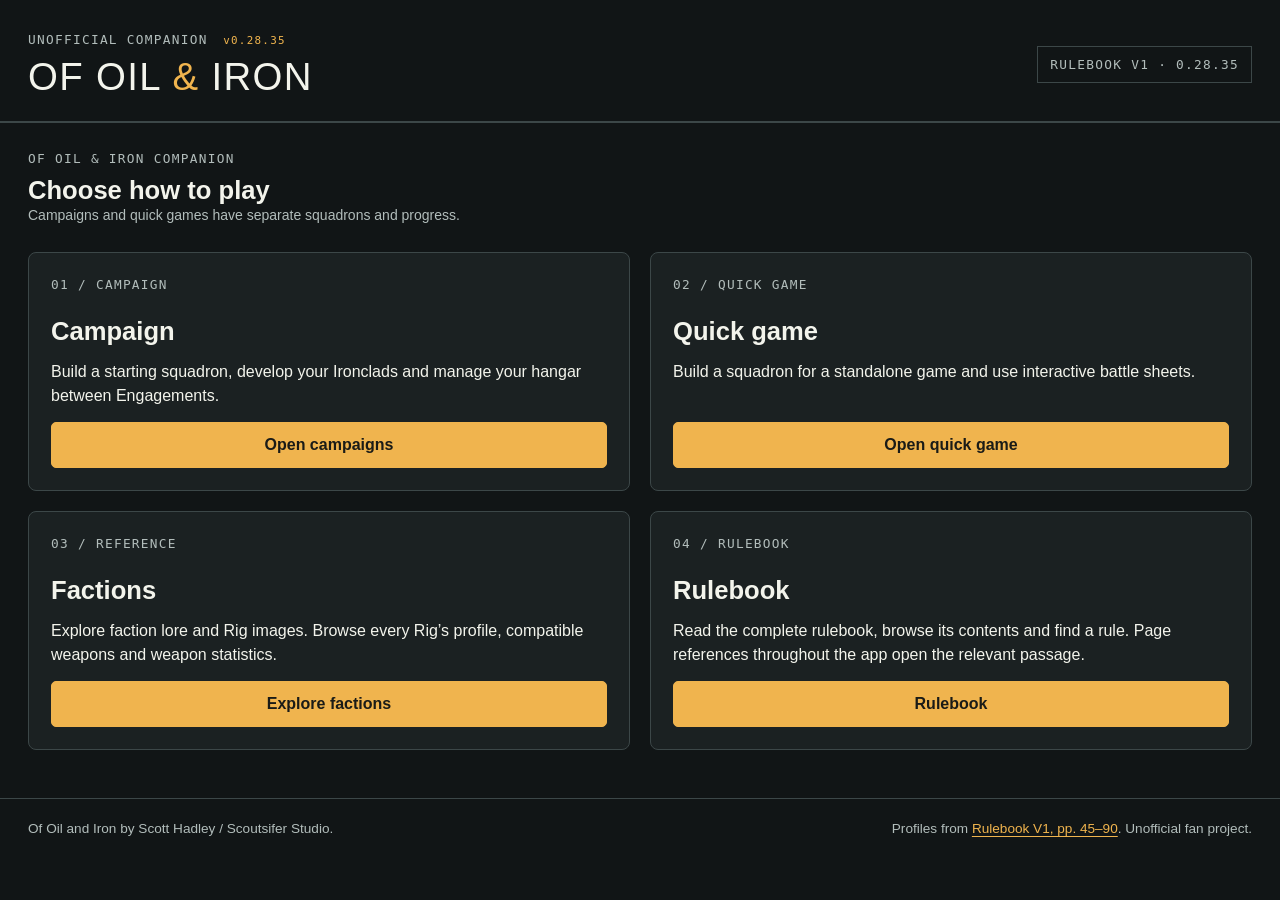
<file: index.html>
<!doctype html>
<html lang="en">
<head>
  <meta charset="utf-8">
  <meta name="viewport" content="width=device-width, initial-scale=1, viewport-fit=cover">
  <meta name="theme-color" content="#15191a">
  <meta name="description" content="Unofficial companion for building squadrons and using interactive Of Oil and Iron rig sheets.">
  <title>Of Oil & Iron · Companion</title>
  <link rel="icon" type="image/png" sizes="1254x1254" href="icons/app-icon.png">
  <link rel="apple-touch-icon" href="icons/app-icon.png">
  <link rel="manifest" href="manifest.webmanifest">
  <meta name="apple-mobile-web-app-capable" content="yes">
  <meta name="apple-mobile-web-app-title" content="Oil &amp; Iron">
  <meta name="apple-mobile-web-app-status-bar-style" content="default">
  <link rel="stylesheet" href="style.css?v=0.28.35">
  <script src="lore.js?v=0.28.35" defer></script>
  <script src="vendor/pdf-lib.min.js" defer></script>
  <script src="rig-pdf.js?v=0.28.35" defer></script>
  <script src="app.js?v=0.28.35" defer></script>
  <link rel="stylesheet" href="roster-generator.css?v=0.28.35">
  <script src="roster-engine.js?v=0.28.35" defer></script>
  <script src="roster-generator.js?v=0.28.35" defer></script>
  <link rel="stylesheet" href="intro.css?v=0.28.35">
  <script src="intro.js?v=0.28.35" defer></script>
  <link rel="stylesheet" href="rulebook.css?v=0.28.35">
  <script src="rulebook/rulebook-data.js?v=0.28.35" defer></script>
  <script src="rulebook.js?v=0.28.35" defer></script>
</head>
<body>
  <header class="masthead">
    <div><span class="eyebrow">UNOFFICIAL COMPANION <span class="app-version">v0.28.35</span></span><h1>OF OIL <span>&</span> IRON</h1></div>
    <span class="version">RULEBOOK V1 · 0.28.35</span>
  </header>
  <nav class="tabs" aria-label="Mode">
    <button id="build-tab" class="active" data-action="view" data-value="build">01 <span>Build squadron</span></button>
    <button id="battle-tab" data-action="view" data-value="battle">02 <span>Battle sheets</span></button>
    <button id="campaign-tab" hidden data-action="view" data-value="campaign">03 <span>Campaign</span></button>
  </nav>
  <main id="app"></main>
  <footer><span>Of Oil and Iron by Scott Hadley / Scoutsifer Studio.</span><span>Profiles from Rulebook V1, pp. 45–90. Unofficial fan project.</span></footer>
  <div id="notice" role="status" aria-live="polite"></div>
  <noscript>Enable JavaScript in your browser to use the companion.</noscript>
</body>
</html>
</file>
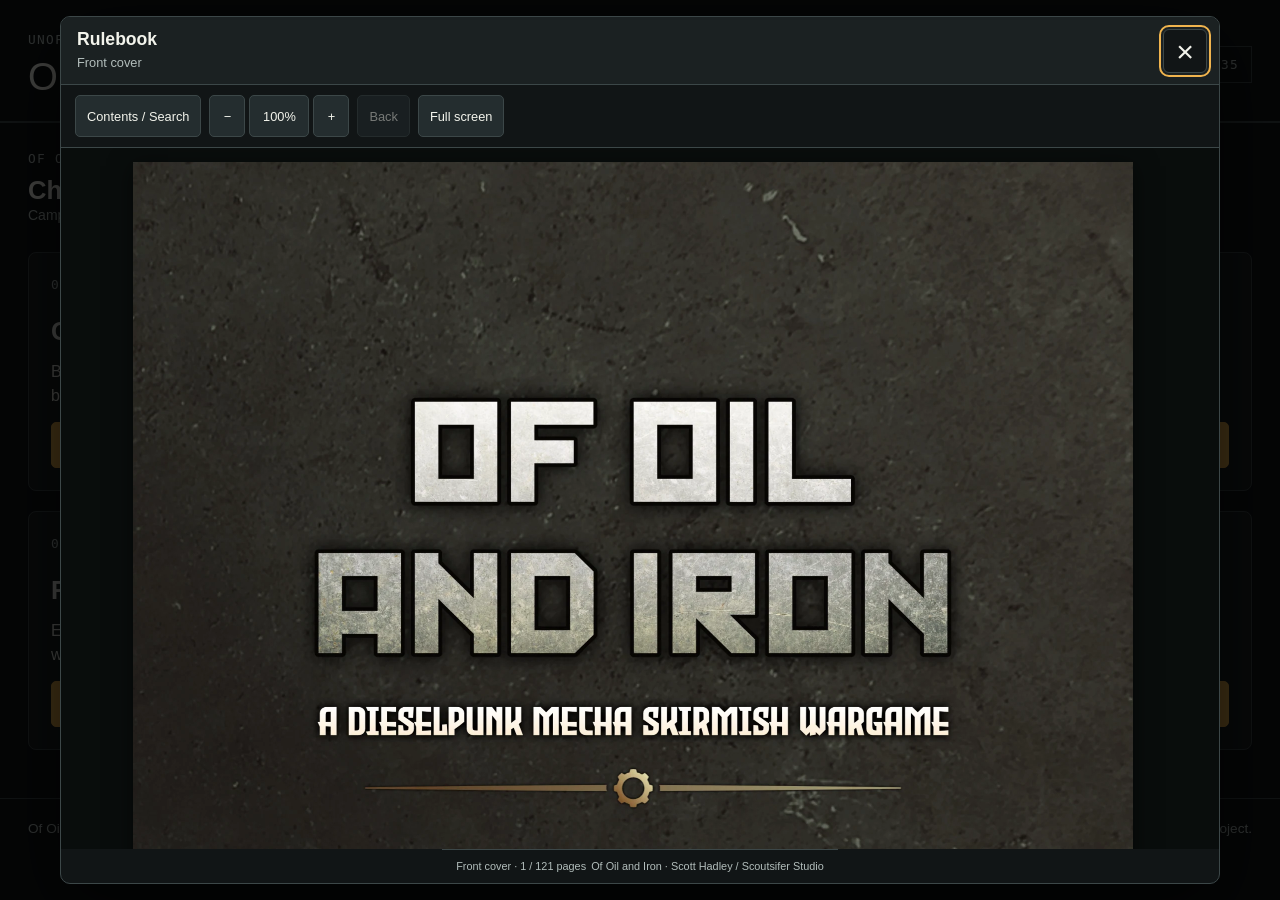
<file: rulebook-pdf.html>
<!doctype html>
<html lang="en"><head><meta charset="utf-8"><meta name="viewport" content="width=device-width,initial-scale=1"><meta name="theme-color" content="#15191a"><title>Read Rulebook · Of Oil &amp; Iron</title><meta http-equiv="refresh" content="0;url=index.html?rulebook=1"><script>location.replace('index.html?rulebook=1'+location.hash);</script></head><body><p><a href="index.html?rulebook=1">Read the complete Rulebook</a></p></body></html>
</file>
<file: style.css>
:root{color-scheme:dark;--bg:#111516;--panel:#1b2122;--raised:#242d2f;--line:#3c4748;--muted:#b2bdbb;--text:#f3f4ec;--accent:#f0b44e;--danger:#ff9185;--good:#9edac2;font-family:Segoe UI,Arial,sans-serif;font-size:16px;line-height:1.5}
*{box-sizing:border-box}body{margin:0;background:var(--bg);color:var(--text)}button,input,select,textarea{font:inherit}button{cursor:pointer}button,input,select,textarea{border:1px solid var(--line);border-radius:5px;background:var(--raised);color:var(--text);min-height:46px;padding:10px 13px}button:hover{border-color:var(--accent);background:#343b38}button:disabled{opacity:.45;cursor:not-allowed}button:focus-visible,input:focus-visible,select:focus-visible,textarea:focus-visible,summary:focus-visible{outline:3px solid var(--accent);outline-offset:3px}input,select,textarea{width:100%}input[type=checkbox]{width:20px;min-height:20px;height:20px;accent-color:var(--accent);flex-shrink:0}h1,h2,h3,p{margin:0}h2{font-size:1.6rem;line-height:1.2}h3{font-size:1.15rem}h1{font-family:Impact,'Arial Narrow',sans-serif;font-weight:500;font-size:2.4rem;letter-spacing:.035em;line-height:1.1}h1 span{color:var(--accent)}.masthead{max-width:1440px;margin:auto;padding:30px 28px 22px;display:flex;justify-content:space-between;align-items:center;gap:20px}.eyebrow,.version{font-family:Consolas,monospace;font-size:.8rem;color:var(--muted);letter-spacing:.1em}.eyebrow{display:block;margin-bottom:7px}.version{border:1px solid var(--line);padding:8px 12px}.tabs{display:flex;border-top:1px solid var(--line);border-bottom:1px solid var(--line);padding:0 max(20px,calc((100vw - 1384px)/2));gap:5px}.tabs button{border:0;border-radius:0;background:transparent;color:var(--muted);padding:17px 20px}.tabs button.active{box-shadow:inset 0 -3px var(--accent);color:var(--accent)}.tabs button span{margin-left:10px;font-weight:600}main{max-width:1440px;margin:0 auto;padding:26px 28px 48px;min-height:65vh}footer{max-width:1440px;padding:20px 28px;margin:auto;border-top:1px solid var(--line);font-size:.85rem;color:var(--muted);display:flex;justify-content:space-between;gap:20px;flex-wrap:wrap}.toolbar,.row{display:flex;gap:12px;align-items:center;flex-wrap:wrap}.toolbar{justify-content:space-between;margin-bottom:26px}.toolbar input{max-width:360px}.small{font-size:.875rem;color:var(--muted)}.muted{color:var(--muted)}.primary{background:var(--accent);color:#1a1b17;border-color:var(--accent);font-weight:700}.primary:hover{background:#ffd085;color:#111}.danger{color:var(--danger)}.good{color:var(--good)}.badge{font-family:Consolas,monospace;padding:3px 8px;border:1px solid var(--line);border-radius:3px;font-size:.85rem;white-space:nowrap}.section-top{display:flex;justify-content:space-between;align-items:center;gap:12px;margin-bottom:16px}.build-layout{display:grid;grid-template-columns:minmax(0,1.65fr) minmax(310px,1fr);gap:24px;align-items:start}.panel{background:var(--panel);border:1px solid var(--line);border-radius:8px;padding:22px}.factions{display:flex;flex-wrap:wrap;gap:8px;margin:16px 0 18px}.factions button{font-size:.9rem;flex:1 1 145px}.factions button.selected{border-color:var(--accent);background:#393324;color:var(--accent)}.rig-grid{display:grid;grid-template-columns:repeat(2,minmax(0,1fr));gap:10px}.rig-choice{text-align:left;padding:15px;position:relative}.rig-choice.selected{border-color:var(--accent);box-shadow:inset 3px 0 var(--accent)}.rig-choice strong{font-size:1.1rem;display:block}.rig-choice .small{display:block;margin-top:5px}.rig-mark{float:right;color:var(--accent);font-family:Consolas,monospace;font-size:.8rem}.divider{border:0;border-top:1px solid var(--line);margin:22px 0}.config{margin-top:24px}.stat-grid{display:grid;grid-template-columns:repeat(4,minmax(0,1fr));gap:8px;margin:16px 0}.stat{border-left:2px solid var(--line);padding:6px 10px;background:#151a1b}.stat strong{display:block;font-size:1.2rem}.stat span{font-size:.8rem;color:var(--muted)}.field{display:block;margin:16px 0}.field>span{display:block;margin-bottom:7px;color:var(--muted);font-size:.9rem}.weapon-grid{display:grid;grid-template-columns:1fr 1fr;gap:14px}.weapon-info{font-size:.875rem;margin-top:8px;color:var(--muted)}.weapon-info b{color:var(--text);font-weight:600}.equipment-list{display:grid;gap:8px;margin:12px 0}.equipment-row{padding:12px;background:#151a1b;border:1px solid var(--line);border-radius:4px}.equipment-row label{display:flex;align-items:center;gap:10px;cursor:pointer}.equipment-row label strong{flex:1}.equipment-row p{font-size:.875rem;color:var(--muted);margin-top:7px}.equipment-row select{margin-top:8px}.budget{display:flex;align-items:center;gap:10px;justify-content:space-between;background:#2f2c23;border:1px solid #7f653d;padding:13px;border-radius:4px;margin:18px 0 10px}.budget.over{border-color:var(--danger);color:var(--danger)}.full{width:100%}.errors{color:var(--danger);font-size:.9rem;margin-bottom:12px}.squad-list{display:grid;gap:12px;margin:16px 0}.squad-entry{border:1px solid var(--line);padding:14px;border-radius:4px;border-left:3px solid var(--accent)}.squad-entry p{margin:6px 0 10px}.squad-entry .row button{padding:6px 10px;min-height:40px;font-size:.875rem}.empty{padding:28px 15px;text-align:center;border:1px dashed var(--line);color:var(--muted);margin:16px 0}.empty strong{display:block;color:var(--text);margin-bottom:8px}.stack{display:grid;gap:10px}.save-state{font-size:.85rem;color:var(--good)}details{border-top:1px solid var(--line);padding:12px 0}summary{cursor:pointer;color:var(--accent);padding:6px 0;font-weight:600}details p{margin-top:10px}.battle-grid{display:grid;grid-template-columns:repeat(2,minmax(0,1fr));gap:20px}.battle-card{border-top:4px solid var(--accent)}.battle-card.activated{border-top-color:var(--good)}.battle-card.destroyed{border-top-color:var(--danger)}.card-heading{display:flex;align-items:start;justify-content:space-between;gap:12px}.card-heading h2{font-size:1.45rem}.track-label{display:flex;justify-content:space-between;align-items:center;margin:16px 0 9px}.heat-track{display:grid;grid-template-columns:repeat(10,minmax(0,1fr));gap:4px}.heat-track button{min-width:0;padding:8px 0;font-size:.875rem;min-height:45px}.heat-track .hot{color:var(--danger);background:#322021}.heat-track .current{background:var(--accent);border-color:var(--accent);color:#161916;font-weight:bold}.counter{display:flex;gap:7px;align-items:center}.counter button{width:44px;min-height:44px;padding:5px}.counter strong{min-width:48px;text-align:center;font-family:Consolas,monospace;font-size:1.2rem}.components{display:grid;gap:8px;margin:16px 0}.component{padding:12px;background:#141a1b;border:1px solid var(--line);border-radius:4px}.component-head{display:flex;justify-content:space-between;align-items:center;gap:8px}.component select{font-size:.875rem;margin:8px 0}.component .small{display:block}.checkline{display:flex;gap:8px;align-items:center;font-size:.875rem}.conditions{display:flex;gap:7px;flex-wrap:wrap;margin:12px 0}.conditions button{font-size:.85rem;padding:8px 10px}.conditions button.on{color:var(--accent);border-color:var(--accent);background:#332e23}.weapon-card{border:1px solid var(--line);padding:12px;margin-top:10px;background:#151a1b;border-radius:4px}.weapon-card .row{justify-content:space-between}.weapon-card.unavailable{opacity:.6}.weapon-card .stat-grid{margin:8px 0}.weapon-card .stat{padding:4px 7px}.weapon-card .stat strong{font-size:1rem}.warning{border-left:3px solid var(--accent);padding:9px 12px;background:#302b22;font-size:.875rem;margin:12px 0}.reference-table{border-collapse:collapse;width:100%;font-size:.875rem;margin-top:12px}.reference-table td{border-bottom:1px solid var(--line);padding:8px;vertical-align:top}.reference-table td:first-child{white-space:nowrap;color:var(--accent)}textarea{resize:vertical;min-height:70px}#notice{position:fixed;bottom:22px;left:50%;transform:translateX(-50%);max-width:calc(100vw - 32px);padding:12px 20px;border:1px solid var(--accent);border-radius:5px;background:#242d2f;box-shadow:0 6px 35px #0008;display:none;z-index:20}#notice.visible{display:block}.saved-select{margin-bottom:10px}
h2,h3,.squad-entry p{overflow-wrap:anywhere}
@media(min-width:1100px){.squad-panel{position:sticky;top:20px}}
@media(max-width:900px){.build-layout{grid-template-columns:1fr}.battle-grid{grid-template-columns:1fr}.squad-panel{position:static}}
@media(max-width:520px){.masthead{padding:22px 16px}.version{display:none}h1{font-size:2rem}main{padding:20px 12px 32px}.tabs{padding:0 10px}.tabs button{padding:15px 8px;font-size:.875rem}.tabs button span{margin-left:5px}.panel{padding:15px}.toolbar{gap:14px}.toolbar input{max-width:none}.weapon-grid{grid-template-columns:1fr}.stat{padding:5px 7px}.stat strong{font-size:1rem}.rig-grid{gap:8px}.rig-choice{padding:12px}.card-heading{flex-wrap:wrap}.heat-track{gap:3px}footer{padding:18px 16px}.toolbar .row{width:100%}.toolbar .row button{flex:1}.section-top h2{font-size:1.3rem}}
@media(max-width:400px){.heat-track{grid-template-columns:repeat(5,minmax(0,1fr))}}

/* Compact battle sheets and campaign roster creation. */
.mode-panel{display:flex;gap:24px;align-items:center;margin-bottom:22px}
.mode-panel .field{flex:0 0 230px;margin:0}
.mode-panel>div{flex:1}
.mode-panel strong{font-size:1.25rem;color:var(--accent)}
.mode-panel strong.danger{color:var(--danger)}
.battle-card{padding:16px}
.battle-card>.stat-grid{margin:10px 0;gap:6px}
.battle-card .track-label{margin:10px 0 7px}
.components{grid-template-columns:repeat(2,minmax(0,1fr));gap:8px;margin:12px 0}
.component{padding:10px;min-width:0}
.component-head{flex-wrap:wrap;gap:6px}
.component .counter{margin-left:auto}
.component select{padding:7px 5px;min-height:44px;font-size:.85rem}
.component .checkline{font-size:.8rem;line-height:1.35}
.component .small{font-size:.8rem}
.battle-weapons{padding:5px 0 12px}
.battle-weapons>.small{margin:3px 0 8px}
.battle-weapons .weapon-card{padding:10px;margin-top:8px}
.battle-weapons .weapon-card h3{font-size:1rem}
.battle-weapons .weapon-card .eyebrow{margin-bottom:3px}
.battle-weapons .weapon-card select{min-height:44px;padding:7px 10px;margin-top:7px}
.battle-weapons .stat-grid{margin:6px 0}
@media(min-width:1100px){.battle-grid:has(>.battle-card:only-child){grid-template-columns:minmax(0,880px);justify-content:center}.battle-card:only-child .battle-weapons{display:grid;grid-template-columns:repeat(2,minmax(0,1fr));gap:8px}.battle-card:only-child .battle-weapons>summary,.battle-card:only-child .battle-weapons>p{grid-column:1/-1}.battle-card:only-child .battle-weapons:not([open]){display:block}}
@media(max-width:600px){.mode-panel{display:block}.mode-panel .field{margin-bottom:14px}.component-head{display:block}.component .counter{justify-content:space-between;margin-top:7px;gap:2px}.component .counter button{width:34px;min-height:44px}.component .counter strong{min-width:30px;font-size:1rem}.component{padding:8px}.component .checkline{align-items:start}.battle-card{padding:12px}.battle-card .stat span{font-size:.75rem}.mode-panel strong{font-size:1.1rem}}

/* Campaign command, persistent hangar and guided Aftermath. */
[hidden]{display:none!important}
.form-grid{display:grid;grid-template-columns:repeat(2,minmax(0,1fr));gap:10px 18px;align-items:end}
.form-grid .field{margin:10px 0}.form-grid>div,.form-grid>label{min-width:0}
.die-field{display:flex;align-items:end;gap:8px}.die-field .field{flex:1;min-width:0}.die-field button{margin-bottom:10px;flex-shrink:0}
.campaign-nav{display:flex;gap:8px;margin:20px 0;flex-wrap:wrap}
.campaign-roster{display:grid;grid-template-columns:repeat(2,minmax(0,1fr));gap:18px;margin-top:20px;align-items:start}
.campaign-roster>.panel{min-width:0}.campaign-roster .field{margin:10px 0}
.campaign-rig-meta{margin:14px 0}.campaign-rig-meta>strong{display:block;margin-bottom:5px}.campaign-rig-meta>.badge{display:inline-block;margin:3px 5px 3px 0;white-space:normal}.campaign-rig-meta .warning{margin:6px 0;padding:7px 9px}
.report-rigs{display:grid;gap:18px;margin-top:18px}.report-rig{border:1px solid var(--line);padding:16px;border-radius:5px;background:#151a1b}.report-rig h4{margin:14px 0 4px}.report-rig .section-top{flex-wrap:wrap}.report-rig .badge{white-space:normal}
.report-review{border-color:var(--accent)}.report-review li{margin:8px 0}
.repair-row{padding:12px 0;border-bottom:1px solid var(--line)}.repair-row>strong{display:block;margin-bottom:6px}.repair-row .row{align-items:end;gap:6px}.short-input{display:block;width:70px;min-height:44px;padding:5px}.repair-row select{width:auto;max-width:160px}.repair-row .checkline{margin:8px 0}
.campaign-roster details>button{margin:8px 5px 0 0}.campaign-roster .small{overflow-wrap:anywhere}
@media(max-width:900px){.campaign-roster{grid-template-columns:1fr}}
@media(max-width:560px){.form-grid{grid-template-columns:1fr}.campaign-nav>button{flex:1}.report-rig{padding:12px}.report-review .stat-grid{grid-template-columns:repeat(2,minmax(0,1fr))}.tabs{flex-wrap:wrap}.tabs button{flex:1}.tabs button span{display:inline}.campaign-roster .section-top{flex-wrap:wrap}.toolbar>.row>button{flex:1 1 140px}}
.rig-catalog-group{margin-top:22px}.rig-catalog-group .section-top{margin-bottom:10px}.rig-catalog-group>.small{margin:-3px 0 12px}.rig-group-title{grid-column:1/-1;color:var(--accent);margin:4px 0 -5px}optgroup{font-weight:700;color:var(--accent)}option{color:var(--text);font-weight:400}

/* Compact campaign hangar */
.hangar-card{align-self:start;min-width:0}.hangar-card h3{overflow-wrap:anywhere}.hangar-pilot{margin-bottom:5px}.pilot-progress{margin:0 0 16px}.deployment-toggle{white-space:nowrap;flex-shrink:0}.hangar-components{display:grid;grid-template-columns:repeat(4,minmax(0,1fr));gap:6px;margin:14px 0}.component-status{display:flex;flex-direction:column;gap:5px;padding:10px 7px;background:var(--bg,#111718);border-left:2px solid #426758}.component-status span,.component-status small{font-size:11px;color:#b7c6c6}.component-status strong{font-size:17px}.component-status.damaged{border-color:#efb44e;background:#332b20}.component-status.damaged small{color:#efc580}.hangar-card details{margin-top:8px}.hangar-card summary{padding:8px 0}#campaign-tools .row{margin-top:12px;flex-wrap:wrap}#deployment-options{align-self:center}@media(max-width:560px){.hangar-components{grid-template-columns:repeat(2,minmax(0,1fr))}.hangar-card .section-top{align-items:flex-start;gap:10px}}

.workspace-bar{margin-bottom:22px}.workspace-bar>.field{margin-top:0}.workspace-bar .row{flex-wrap:wrap}.workspace-bar select{max-width:100%}

.menu-grid{display:grid;grid-template-columns:repeat(2,minmax(0,1fr));gap:20px}.menu-card{display:flex;flex-direction:column;gap:14px;min-width:0}.menu-card h2,.menu-card h3,.menu-card p{margin:0;overflow-wrap:anywhere}.menu-card>button:last-child{margin-top:auto}.workspace-bar .row{align-items:center}.workspace-bar .badge{overflow-wrap:anywhere;white-space:normal}@media(max-width:650px){.menu-grid{grid-template-columns:1fr}}

.pilot-battle-header{padding:12px;margin:12px 0;border:1px solid var(--line);border-radius:6px}.pilot-battle-header>strong{display:block;margin-bottom:8px}.pilot-battle-header .campaign-rig-meta{margin-bottom:0}.action-heat{max-width:340px}
/* v0.10 touch layouts */
button,input,select{min-height:44px}button{touch-action:manipulation}.counter{gap:10px}.counter button{min-width:44px;min-height:44px}input,select,textarea{font-size:16px}
.rig-navigation{display:flex;gap:8px;overflow-x:auto;padding:10px 0;margin-bottom:14px;scrollbar-width:thin}.rig-navigation button{flex-shrink:0;max-width:240px;overflow-wrap:anywhere}.battle-grid{align-items:start}.battle-card.selected-rig{outline:2px solid var(--accent);outline-offset:2px}.battle-grid.focus-rig{grid-template-columns:minmax(0,880px);justify-content:center}.battle-grid.focus-rig .battle-card:not(.selected-rig){display:none}
.battle-dock{position:fixed;bottom:0;left:50%;transform:translateX(-50%);width:min(100%,780px);box-sizing:border-box;z-index:30;padding:10px 16px max(10px,env(safe-area-inset-bottom));background:var(--panel,#1b2122);border:1px solid var(--line);border-radius:12px 12px 0 0;box-shadow:0 -4px 24px #0008;max-height:55dvh;overflow-y:auto}.dock-heading{display:flex;align-items:center;justify-content:space-between;gap:10px}.dock-heading strong{overflow-wrap:anywhere}.dock-controls{display:flex;align-items:end;justify-content:space-between;gap:10px}.dock-controls .row{gap:6px}.dock-controls button{min-width:44px}.quick-actions{margin-top:8px}.quick-actions summary{min-height:36px;padding:8px 0}.quick-actions .row{flex-wrap:wrap}.battle-open main{padding-bottom:360px}.battle-open footer{padding-bottom:260px}.battle-open #notice{bottom:260px}.pilot-battle-header .campaign-rig-meta>p{display:none}
@media(min-width:768px) and (max-width:1199px){.battle-grid{grid-template-columns:repeat(2,minmax(0,1fr))}.components{grid-template-columns:1fr}.battle-card{padding:14px}.battle-card .stat-grid{grid-template-columns:repeat(2,minmax(0,1fr))}}
@media(max-width:767px){.battle-grid{grid-template-columns:minmax(0,1fr)}.battle-card:not(.selected-rig){display:none}.focus-control{display:none}.rig-navigation{position:sticky;top:0;z-index:15;background:var(--bg);padding:8px 0}.battle-card{padding:12px}.battle-card .card-heading{gap:8px}.battle-card .card-heading h2{font-size:1.3rem}.battle-card .components{grid-template-columns:repeat(2,minmax(0,1fr))}.component-head{display:block}.component-head .counter{margin:8px 0}.heat-track{gap:4px;grid-template-columns:repeat(5,minmax(0,1fr))}.heat-track button{min-height:44px}.battle-dock{padding-left:10px;padding-right:10px}.dock-controls{gap:6px}.dock-controls>.counter{gap:6px}.dock-heading button{min-height:40px}.hangar-components{grid-template-columns:repeat(2,minmax(0,1fr))}.tabs{overflow-x:auto}.tabs button{white-space:nowrap}.toolbar{flex-wrap:wrap}}
@media(max-width:359px){.battle-card .components{grid-template-columns:1fr}.dock-controls .counter{gap:4px}.dock-controls button{padding:8px}.dock-controls>button{max-width:100px}}

.swipe-hint{display:none}@media(max-width:767px){.swipe-hint{display:block}.battle-card.selected-rig{touch-action:pan-y pinch-zoom}}

.rig-banner{overflow:hidden;margin:-1px -1px 14px;border:1px solid var(--line);border-radius:7px;background:#111516}.rig-banner img{display:block;width:100%;height:auto;aspect-ratio:595/253;object-fit:contain}.rig-banner-caption{padding:10px 12px}.rig-banner-caption .field{margin:8px 0 0}.rig-banner-caption input{font-weight:700;font-size:1.15rem;width:100%;box-sizing:border-box}.rig-banner-caption .field>span{font-size:.75rem}.rig-banner-caption .eyebrow{overflow-wrap:anywhere}

/* The banner name follows the configured Rig name. */
.rig-banner{position:relative}.rig-banner-caption{position:absolute;inset:auto 0 0;padding:28px 12px 10px;background:linear-gradient(transparent,rgba(0,0,0,.92));pointer-events:none;color:#fff}.rig-banner-caption h2{margin:3px 0 0;font-size:clamp(1.05rem,3.6vw,1.5rem);line-height:1.15;overflow-wrap:anywhere;color:#fff;text-shadow:0 1px 3px #000}.rig-banner-caption .eyebrow{font-size:.65rem;color:#eee}

.saved-menu-heading{margin-top:24px}.menu-card .full{width:100%}.menu-card p{overflow-wrap:anywhere}

.maintenance-panel{border:2px solid var(--accent);margin-bottom:20px}.maintenance-grid{display:grid;grid-template-columns:repeat(2,minmax(0,1fr));gap:12px}.maintenance-panel .checkline{margin:14px 0;align-items:flex-start}.maintenance-panel .checkline input{min-width:24px;flex-shrink:0}.maintenance-panel h3{overflow-wrap:anywhere}@media(max-width:767px){.maintenance-grid{grid-template-columns:1fr}}

.maintenance-backdrop{position:fixed;inset:0;background:#000b;z-index:100;display:flex;align-items:center;justify-content:center;padding:12px}.maintenance-dialog{width:min(100%,1000px);max-height:calc(100dvh - 24px);overflow-y:auto;overscroll-behavior:contain;margin:0;box-sizing:border-box}.maintenance-dialog input[type=number]{width:90px;max-width:100%}.maintenance-dialog .row{flex-wrap:wrap}.maintenance-dialog .component{padding:12px}.maintenance-dialog .checkline{margin:16px 0}@media(max-width:767px){.maintenance-backdrop{padding:6px}.maintenance-dialog{max-height:calc(100dvh - 12px);padding:14px;padding-bottom:max(16px,env(safe-area-inset-bottom))}}

/* Damage status is also labelled in text, independent of colour. */
.damage-yellow{background:#493b14!important;border:2px solid #efbe45!important;color:#fff0ba!important}.damage-red{background:#4b1c22!important;border:2px solid #ef6269!important;color:#ffe2e4!important}.weapon-card.unavailable.damage-red{opacity:1}.damage-yellow .small,.damage-yellow small{color:#f2d898}.damage-red .small,.damage-red small{color:#ffc5c9}.unusable-label{display:block;color:#ffadb3;margin:6px 0}.maintenance-part{display:block;padding:8px;margin:6px 0;border:1px solid var(--line);border-radius:5px}.damage-legend span:first-child{color:#efbe45}.damage-legend span:last-child{color:#ff8e95}

.damage-yellow input[type=number]{width:90px;max-width:100%}.damage-yellow .row{flex-wrap:wrap}.battle-card .stat-grid{grid-template-columns:repeat(auto-fit,minmax(90px,1fr))}

.status-header{margin-bottom:16px}.status-buttons{display:grid;grid-template-columns:repeat(5,minmax(0,1fr));gap:6px}.status-button{display:flex;flex-direction:column;align-items:center;justify-content:center;gap:4px;padding:8px 3px;min-width:0;white-space:normal;border:2px solid var(--line);min-height:96px}.status-button img{object-fit:contain;border-radius:6px;max-width:100%;height:44px}.status-button span{font-size:.73rem;overflow-wrap:anywhere}.status-button small{font-size:.65rem}.status-button.status-active{border-color:#efbe45;background:#493b14;color:#fff0ba}.status-button.status-active:disabled{opacity:1;cursor:default}.status-header details{margin-top:10px}.rupture-picker{padding:12px;border:1px solid var(--line);margin-top:10px;border-radius:6px}.rupture-picker .row{flex-wrap:wrap;gap:12px}@media(max-width:359px){.status-buttons{grid-template-columns:repeat(3,minmax(0,1fr))}}
/* v0.19.1: ochre dashboard indicator lights */
.status-button{transition:background-color .18s,border-color .18s,box-shadow .18s,color .18s}.status-button.status-active,.status-button.status-active:disabled{background:linear-gradient(155deg,#725216 0%,#49340f 65%,#30250f 100%);border-color:#dca632;color:#ffe2a0;box-shadow:0 0 0 1px #edbd5540,0 0 13px #dca63265,inset 0 0 16px #e0a62c25;opacity:1}.status-button.status-active img{filter:sepia(.65) saturate(1.65) brightness(1.12);box-shadow:0 0 9px #e0ab3570}.status-button.status-active span,.status-button.status-active small{text-shadow:0 0 7px #e7ad39a0}.status-button:focus-visible{outline:2px solid #fff0c4;outline-offset:3px}@media(prefers-reduced-motion:reduce){.status-button{transition:none}}

/* v0.20: monochrome dashboard symbols in square lamps */
.status-buttons{gap:10px;grid-template-columns:repeat(5,minmax(0,1fr))}.status-button,.status-button.status-active,.status-button.status-active:disabled{background:none;border:0;box-shadow:none;padding:0;min-height:0;justify-content:flex-start;gap:7px;color:#c9cece;opacity:1}.status-button .status-lamp{display:flex;align-items:center;justify-content:center;width:100%;aspect-ratio:1;box-sizing:border-box;border:1px solid #3b4546;border-radius:7px;background:linear-gradient(#161c1d,#0b1011);box-shadow:inset 0 2px 7px #0008;transition:border-color .18s,box-shadow .18s}.status-button .status-lamp img{display:block;width:54%;height:54%;max-width:72px;object-fit:contain;filter:none;opacity:.65;border-radius:0;box-shadow:none}.status-button .status-name{font-size:clamp(.62rem,1.7vw,.85rem);line-height:1.2;text-shadow:none;overflow-wrap:anywhere}.status-button.status-active .status-lamp{border-color:#c89934;background:linear-gradient(#211d13,#12120e);box-shadow:inset 0 0 16px #c7922020,0 0 6px #c99a3030}.status-button.status-active .status-lamp img{opacity:1;filter:brightness(0) saturate(100%) invert(72%) sepia(65%) saturate(655%) hue-rotate(359deg) brightness(99%) contrast(92%) drop-shadow(0 0 5px #d6a334)}.status-button.status-active .status-name{color:#e3b654;text-shadow:none}.status-button:disabled .status-lamp{cursor:default}.status-button:focus-visible{outline:2px solid #ffe5a7;outline-offset:4px;border-radius:5px}@media(max-width:359px){.status-buttons{gap:5px;grid-template-columns:repeat(5,minmax(0,1fr))}}@media(prefers-reduced-motion:reduce){.status-button .status-lamp{transition:none}}

/* v0.21: all controls stay inside Rig cards */
.battle-open main{padding-bottom:32px}.battle-open footer{padding-bottom:max(24px,env(safe-area-inset-bottom))}.battle-open #notice{bottom:24px}.card-actions{padding:12px 0;margin-bottom:8px;border-bottom:1px solid var(--line)}.card-actions .row{flex-wrap:wrap}.battle-card .rig-banner{cursor:pointer}.card-actions .quick-actions summary{min-height:44px}.card-actions .quick-actions button{min-height:44px}

.action-history{margin:4px 0 14px;padding:8px 12px;background:#111718;border:1px solid var(--line);border-radius:6px}.action-history ol{margin:0;padding-left:22px}.action-history li{padding:5px 0;overflow-wrap:anywhere}.action-history li small{display:block;color:var(--muted);margin-top:2px}.action-history p{margin:0}

.rig-controls{border:0;padding:0;margin:0;min-width:0}.power-button{display:flex;align-items:center;gap:8px}.power-button svg{width:27px;height:27px}.power-button.power-on{color:#e6b24d;box-shadow:0 0 9px #d19b3544}.activation-controls{flex-wrap:wrap}.rig-exploded,.battle-card.destroyed.rig-exploded{opacity:1;background:#35171c;border:2px solid #ef535e!important;box-shadow:inset 0 0 60px #ca24382b,0 0 18px #ec344b50}.rig-exploded .rig-banner img{filter:grayscale(.9) brightness(.5)}.rig-exploded .rig-banner::after{content:"";position:absolute;inset:0;pointer-events:none;background:linear-gradient(#bf153018,#a5153533),url("data:image/svg+xml,%3Csvg%20xmlns%3D%22http%3A%2F%2Fwww.w3.org%2F2000%2Fsvg%22%20viewBox%3D%220%200%20600%20250%22%3E%3Cg%20fill%3D%22none%22%20stroke%3D%22white%22%20stroke-width%3D%221.4%22%20opacity%3D%22.85%22%3E%3Cpath%20d%3D%22M360%20105%20320%2060%20290%200%20M360%20105%20422%2058%20485%200%20M360%20105%20470%20109%20532%2082%20600%2075%20M360%20105%20435%20154%20472%20211%20500%20250%20M360%20105%20353%20160%20316%20205%20300%20250%20M360%20105%20282%20137%20225%20120%20160%20158%200%20174%20M360%20105%20256%2071%20193%2042%200%2025%20M360%20105%20370%2044%20360%200%20M320%2060%20287%2063%20282%20137%20M422%2058%20428%20100%20435%20154%20M353%20160%20388%20187%20472%20211%20M256%2071%20244%2091%20225%20120%20M470%20109%20493%20137%20570%20152%20M316%20205%20251%20192%20202%20250%22%2F%3E%3Cpath%20d%3D%22m347%2099%2010-12%2018%208%206%2017-17%2016-24-9Z%20m-14-5%2023-19%2034%2015%208%2029-30%2022-35-12Z%22%2F%3E%3C%2Fg%3E%3C%2Fsvg%3E") center/100% 100% no-repeat;z-index:2}.rig-exploded .activation-marker{background:#ac2333;color:#fff;border-color:#ff7784;opacity:1;box-shadow:0 0 14px #e33b5377}.rig-exploded .rig-controls button:disabled{cursor:not-allowed}.exploded-label{color:#ffb6bd;font-weight:800;letter-spacing:.08em;text-align:center}

/* Squadron summary before the builder on every device. */
.build-stacked{grid-template-columns:minmax(0,1fr)}
.squad-panel{position:static;margin-bottom:20px}
.squad-panel .squad-list{grid-template-columns:repeat(auto-fit,minmax(min(100%,280px),1fr))}

/* Destroyed Rigs: burnt image and disabled red battle sheet. */
.battle-card.destroyed{opacity:1;background:#2b1417;border-color:#ef5350;box-shadow:0 0 16px #d52a2a55}
.battle-card.destroyed .activation-marker{background:#8c2028;color:#fff;border-color:#ff6b6b;opacity:1;box-shadow:0 0 12px #f4433655}
.battle-card.destroyed .rig-banner img{filter:grayscale(1) brightness(.42) sepia(.25)}
.battle-card.destroyed:not(.rig-exploded) .rig-banner::after{content:"";position:absolute;inset:0;pointer-events:none;background:radial-gradient(ellipse at 65% 65%,#130000de,transparent 65%),linear-gradient(135deg,#ff330033,transparent 45%,#060606c9);z-index:2}

.pregame-panel{margin-bottom:20px}.deployment-map{display:block;width:100%;max-width:850px;height:auto;margin:12px auto}.equipment-category{width:100%;grid-column:1/-1}.component-head .badge{font-size:.75rem;white-space:nowrap}

/* Faction onboarding retains the existing app style. */
.faction-choice{max-width:980px;margin:auto}.faction-carousel{display:flex;gap:16px;overflow-x:auto;scroll-snap-type:x mandatory;margin-top:16px;padding:4px 0 16px}.faction-slide{flex:0 0 100%;min-width:0;scroll-snap-align:start;box-sizing:border-box}.faction-slide img{width:100%;height:auto;aspect-ratio:2.35;object-fit:cover;border-radius:5px;margin-bottom:16px}.faction-lore{font-size:1rem;line-height:1.65;margin:12px 0 22px;max-width:70ch;}.faction-choice button{min-height:44px}

/* Only the chosen faction's Rig images crossfade; lore stays still. */
.faction-rig-gallery{position:relative;aspect-ratio:893/380;overflow:hidden;border-radius:5px;margin-bottom:16px;background:#101516}
.faction-slide .faction-rig-gallery img{position:absolute;inset:0;width:100%;height:100%;object-fit:cover;aspect-ratio:auto;margin:0;opacity:0;transition:opacity 900ms ease-in-out}
.faction-slide .faction-rig-gallery img.is-visible{opacity:1}
@media(prefers-reduced-motion:reduce){.faction-slide .faction-rig-gallery img{transition:none}}

/* v0.28.2: selected deployment and campaign terrain outcomes */
.pregame-columns{display:grid;grid-template-columns:repeat(2,minmax(0,1fr));gap:24px;margin-bottom:20px}
.chosen-deployment{margin:16px 0 0}.chosen-deployment figcaption{margin-bottom:8px;color:var(--accent)}
.chosen-deployment img{width:100%;height:auto;display:block;border-radius:5px;margin-bottom:10px}
.pregame-density-note{margin-top:10px}.terrain-outcomes{margin-top:18px}.terrain-outcomes dl{margin:12px 0}
.terrain-outcomes dl>div{padding:12px 0;border-bottom:1px solid var(--line)}.terrain-outcomes dt{color:var(--accent);margin-bottom:5px}.terrain-outcomes dd{margin:0}
@media(max-width:660px){.pregame-columns{grid-template-columns:1fr}}

/* Integrated deployment board */
.deployment-board{background:var(--bg);border:1px solid var(--line);border-radius:5px;padding:12px;margin:12px 0}
.deployment-board svg{display:block;width:100%;height:auto;overflow:visible}
.deployment-ground{fill:var(--bg)}.deployment-grid{fill:none;stroke:var(--line);stroke-width:1;opacity:.55}
.deployment-zones{fill:var(--accent);fill-opacity:.09;stroke:var(--accent);stroke-width:2;stroke-linejoin:round}
.deployment-edge{fill:none;stroke:var(--accent);stroke-width:2}
.deployment-player{fill:var(--accent);font:500 28px Consolas,monospace;paint-order:stroke;stroke:var(--bg);stroke-width:3;stroke-linejoin:round}
.deployment-key{display:flex;flex-wrap:wrap;justify-content:space-between;gap:8px;margin-top:10px;color:var(--muted);font-size:.8rem}

/* v0.28.7: persistent builder and battle controls */
.floating-game-bar{position:fixed;z-index:45;bottom:0;left:50%;transform:translateX(-50%);box-sizing:border-box;width:min(100%,1100px);padding:10px max(14px,env(safe-area-inset-right)) max(10px,env(safe-area-inset-bottom)) max(14px,env(safe-area-inset-left));background:var(--panel);border:1px solid var(--line);border-top:2px solid var(--accent);border-radius:8px 8px 0 0;box-shadow:0 -5px 24px #0006}
body.has-floating-game-bar{padding-bottom:calc(100px + env(safe-area-inset-bottom))}
body.has-floating-game-bar #notice{bottom:calc(105px + env(safe-area-inset-bottom))}
.floating-iron{display:flex;align-items:center;gap:14px}.floating-iron-label{flex:0 1 28%;min-width:0}.floating-iron-label strong{display:block;white-space:nowrap;overflow:hidden;text-overflow:ellipsis}.floating-iron-label>span{font-size:.75rem;letter-spacing:.12em;color:var(--accent)}
.floating-iron-meter{flex:1;min-width:0}.floating-iron-track{height:8px;background:var(--bg);border-radius:4px;overflow:hidden;margin-bottom:5px}.floating-iron-track>span{height:100%;display:block;background:var(--accent);transition:width .15s}
.floating-iron-count{white-space:nowrap;font-size:1.2rem;color:var(--accent)}.floating-iron-count>span{font-size:.9rem;color:var(--muted)}.floating-iron.iron-over{border-top-color:var(--danger)}.iron-over .floating-iron-track>span{background:var(--danger)}.iron-over .floating-iron-count{color:var(--danger)}
.floating-rigs nav{display:flex;gap:8px;overflow-x:auto;overscroll-behavior-x:contain;scrollbar-width:thin;padding-bottom:3px}.floating-rigs button{flex-shrink:0;min-height:44px;max-width:240px;overflow:hidden;text-overflow:ellipsis;white-space:nowrap}
@media(max-width:400px){.floating-iron{gap:8px}.floating-iron-label{flex-basis:25%}.floating-iron-meter .small{font-size:.72rem}}
@media(prefers-reduced-motion:reduce){.floating-iron-track>span{transition:none}}

/* Hangar inventory and objective marker */
.objective-marker{width:100%;margin:12px 0;min-height:48px}.hangar-sort{display:flex;align-items:end;gap:16px;margin-top:16px}.hangar-sort .field{flex:1;margin:0}.inventory-grid{display:grid;grid-template-columns:repeat(auto-fit,minmax(min(100%,280px),1fr));gap:16px;margin-top:16px}.inventory-item{border-bottom:1px solid var(--line);padding:14px 0}.inventory-item:last-child{border:0}@media(max-width:520px){.hangar-sort{display:block}.hangar-sort button{margin-top:12px;width:100%}}

.setup-roster{display:grid;gap:8px;margin:16px 0}.setup-roster .checkline{min-height:48px;padding:10px;border:1px solid var(--line);border-radius:6px}

/* Faction reference: responsive, read-only profiles. */
.reference-nav{display:flex;flex-wrap:wrap;gap:8px;margin:16px 0}.reference-nav button{min-height:44px}.reference-rigs{display:grid;grid-template-columns:repeat(2,minmax(0,1fr));gap:16px;align-items:start}.reference-rig{padding:0;overflow:hidden}.reference-rig>summary{display:flex;align-items:center;gap:14px;padding:14px;list-style:none}.reference-rig>summary::-webkit-details-marker{display:none}.reference-rig>summary img{width:38%;height:100px;object-fit:cover;border-radius:6px}.reference-rig>summary strong{display:block;font-size:1.3rem}.reference-rig>summary .small{display:block}.reference-open{display:block;color:var(--accent);font-size:.85rem;margin-top:8px}.reference-profile{padding:16px;border-top:1px solid var(--line)}.reference-parts{width:100%;border-collapse:collapse;margin:16px 0;text-align:left}.reference-parts caption{text-align:left;color:var(--muted);font-size:.85rem;margin-bottom:8px}.reference-parts th,.reference-parts td{padding:8px;border-bottom:1px solid var(--line)}.reference-heat{display:flex;gap:4px}.reference-heat span{flex:1;text-align:center;padding:10px 0;background:var(--raised);border:1px solid var(--line);border-radius:4px;font-size:.85rem}.reference-heat .hot{color:#efa09a;background:#362325}.reference-weapon{padding:12px;background:var(--bg);border:1px solid var(--line);border-radius:6px;margin:10px 0}.reference-weapon .stat-grid{grid-template-columns:repeat(4,minmax(0,1fr))}.reference-weapon h4{margin:0}.faction-reference>article h2{margin-top:16px}.reference-profile>h4{margin:20px 0 8px}@media(max-width:760px){.reference-rigs{grid-template-columns:1fr}.reference-nav button{flex:1 1 140px}.reference-profile{padding:12px}.reference-heat{gap:3px}}

/* Original rulebook emblems, shown whole at every viewport size. */
.faction-symbol{display:flex;align-items:center;justify-content:center;padding:16px;min-width:0;background:var(--bg);border:1px solid var(--line);border-radius:8px}.faction-symbol img{display:block;position:static;width:clamp(120px,45vw,240px);max-width:100%;height:auto;aspect-ratio:1;object-fit:contain;opacity:1}

/* Full faction archive, readable on narrow and wide screens. */
.lore-entry{display:block;width:100%;text-align:left;color:var(--text);font:inherit;white-space:normal}.lore-entry .faction-lore,.lore-entry .small{display:block;line-height:1.65}.lore-entry-title{display:block;font-size:1.7rem;font-weight:700;margin:18px 0 12px}.lore-read-link{display:block;color:var(--accent);font-weight:700;margin-top:16px}.lore-entry:focus-visible{outline:3px solid var(--accent);outline-offset:4px}.lore-reader{max-width:880px;margin:auto}.lore-reader-nav{position:sticky;top:0;z-index:15;background:var(--bg);padding:12px 0}.lore-reader article{padding:clamp(16px,4vw,44px);background:var(--panel);border:1px solid var(--line);border-radius:10px}.lore-heading{text-align:center;border-bottom:1px solid var(--line);padding-bottom:24px;margin-bottom:28px}.lore-emblem{display:block;width:min(55vw,230px);height:auto;margin:0 auto 24px}.lore-heading h1{font-size:clamp(1.9rem,5vw,3rem);line-height:1.15;margin:12px 0}.lore-body{font-family:Georgia,serif;font-size:clamp(1.05rem,2vw,1.18rem);line-height:1.85;overflow-wrap:break-word}.lore-body p{margin:0 0 1.35em}.lore-body>p:first-child:first-letter{font-size:2.5em;color:var(--accent);line-height:1;font-weight:bold}.lore-body h2,.lore-body h3{font-family:inherit;color:var(--accent);margin-top:1.6em}.lore-figure{margin:28px 0}.lore-figure img{display:block;width:100%;height:auto;object-fit:contain;border-radius:6px}.lore-figure figcaption{font-family:system-ui,sans-serif;font-size:.8rem;color:var(--muted);margin-top:8px}.lore-credit{display:block;padding:20px 0;margin-top:16px;border-top:1px solid var(--line);font-size:.8rem;color:var(--muted)}

.app-version{display:inline-block;margin-left:.6em;color:var(--accent);font-size:.85em;white-space:nowrap}

/* v0.28.21: unified charcoal/ochre loadout profiles. */
.weapon-loadout{align-items:start;gap:16px}
.weapon-picker,.pilot-picker{min-width:0;padding:0;border:1px solid var(--line);background:var(--panel);border-radius:5px;overflow:hidden}
.form-grid>.weapon-picker,.form-grid>.pilot-picker{grid-column:1/-1}
.weapon-picker>summary,.pilot-picker>summary{display:block;padding:14px;cursor:pointer;list-style:none;color:var(--text);font-weight:400}
.weapon-picker>summary::-webkit-details-marker,.pilot-picker>summary::-webkit-details-marker{display:none}
.weapon-picker>summary:focus-visible,.pilot-picker>summary:focus-visible,.weapon-option:focus-visible{outline:3px solid var(--accent);outline-offset:-3px}
.weapon-picker .eyebrow,.pilot-picker .eyebrow{display:block;color:var(--muted);margin-bottom:10px}
.loadout-card{display:block;background:var(--raised);border:1px solid var(--line);border-left:3px solid var(--accent);border-radius:3px;padding:16px;text-align:left;font-family:inherit;color:var(--text)}
.loadout-card-top{display:flex;align-items:start;justify-content:space-between;gap:12px;width:100%}
.loadout-card-top>strong{font-family:inherit;font-size:1.08rem;font-weight:600;line-height:1.35;overflow-wrap:anywhere}
.weapon-iron{display:flex;flex-direction:column;align-items:center;flex-shrink:0;min-width:42px;padding-left:10px;border-left:1px solid var(--line);font-family:Consolas,monospace;font-size:1.15rem;color:var(--accent)}
.weapon-iron small{font-size:.6rem;letter-spacing:.08em}
.weapon-statline{display:grid;grid-template-columns:repeat(4,minmax(0,1fr));gap:8px;margin:16px 0}
.weapon-statline>span{display:flex;flex-direction:column;gap:4px;padding:6px 7px;background:#151a1b;border-left:2px solid var(--line);min-width:0}
.weapon-statline small{font-family:Consolas,monospace;font-size:.65rem;letter-spacing:.06em;color:var(--muted);line-height:1.3}
.weapon-statline b{font-family:Consolas,monospace;font-weight:600;font-size:1rem;color:var(--text);overflow-wrap:anywhere}
.weapon-perks{display:flex;flex-wrap:wrap;gap:6px}
.weapon-perks>span{font-family:inherit;font-size:.78rem;font-weight:400;line-height:1.4;padding:4px 7px;border:1px solid var(--line);color:var(--muted);background:var(--panel);border-radius:3px}
.weapon-picker-hint{display:flex;justify-content:space-between;margin-top:12px;font-size:.85rem;font-weight:600;color:var(--accent)}
.weapon-picker[open] .weapon-picker-hint,.pilot-picker[open] .weapon-picker-hint{border-bottom:1px solid var(--line);padding-bottom:12px}
.weapon-catalog{padding:0 14px 14px}
.weapon-catalog>p{margin:12px 0}
.weapon-catalog h4{margin:20px 0 10px;color:var(--accent);font-family:Consolas,monospace;font-size:.78rem;letter-spacing:.06em;text-transform:uppercase}
.weapon-option-grid{display:grid;grid-template-columns:repeat(auto-fit,minmax(min(100%,240px),1fr));gap:10px}
.weapon-option{display:block;width:100%;min-width:0;text-align:left;background:var(--raised);border:1px solid var(--line);border-radius:3px;padding:14px;color:var(--text);white-space:normal;font:inherit}
.weapon-option:hover{background:#343b38;border-color:var(--accent)}
.weapon-option.selected{background:#302b22;border:2px solid var(--accent);padding:13px;box-shadow:inset 3px 0 var(--accent);color:var(--text)}
.weapon-option.selected .weapon-option-foot{color:var(--accent)}
.weapon-option-foot{display:block;margin-top:14px;font-size:.78rem;font-weight:400;color:var(--muted)}
.weapon-empty{display:block;margin:6px 0 10px;font-weight:600}
.weapon-clear{margin-top:16px;min-height:44px}
.ironclad-config{min-width:0;margin:18px 0 20px;padding:14px;border:1px solid var(--line);border-radius:5px;background:#151a1b}
.ironclad-config .ironclad-name{margin:0 0 14px}
.ironclad-name input{font-family:inherit;font-size:1.08rem;font-weight:600}
.ironclad-statline{grid-template-columns:repeat(2,minmax(0,1fr))}
.ironclad-progress{display:flex;flex-wrap:wrap;gap:8px 14px;padding-top:10px;border-top:1px solid var(--line);color:var(--muted);font-size:.85rem;font-weight:400}
.ironclad-progress b{font-family:Consolas,monospace;color:var(--text)}
.ironclad-candidate-name{display:block;margin-bottom:10px;font-size:.9rem;color:var(--accent);overflow-wrap:anywhere}
.current-ironclad+.pilot-picker{margin-top:12px}
.ironclad-advances{margin-top:10px}
.ironclad-choice-review{overflow-wrap:anywhere}
@media(max-width:700px){.weapon-loadout{grid-template-columns:1fr}.weapon-picker>summary,.pilot-picker>summary{padding:12px}.weapon-option-grid{grid-template-columns:1fr}.loadout-card{padding:14px}.ironclad-config{padding:12px}}
.reroll-flags{margin-top:12px;padding-top:12px;border-top:1px solid var(--line)}
.reroll-flags>.row{margin:10px 0;gap:8px}.reroll-flag{min-width:48px;min-height:48px;color:var(--accent)}
.reroll-flag.spent{background:#594725;border-color:var(--accent);color:#fff}.reroll-flag:focus-visible{outline:3px solid var(--accent)}

/* Keep the same rows and button space when activation labels change. */
.battle-card .card-heading{display:grid;grid-template-columns:minmax(0,1fr);gap:8px}
.battle-card .card-heading .eyebrow{margin-bottom:0;overflow-wrap:anywhere}
.battle-card .activation-controls{display:grid;grid-template-columns:repeat(2,minmax(0,1fr));gap:8px;align-items:stretch;width:100%;max-width:400px}
.activation-controls button{min-width:0;min-height:46px;white-space:nowrap;padding:9px}
.activation-controls .power-button{justify-content:center;gap:7px}
.power-button svg{flex-shrink:0}
.activation-marker{font-variant-numeric:tabular-nums}

/* Reserve status space so the Rig tabs do not resize or push their neighbours. */
.rig-navigation button[data-mobile="select"],.floating-rigs button{display:inline-flex;align-items:center;gap:.35em;white-space:nowrap;overflow:hidden}
.rig-nav-name{min-width:0;overflow:hidden;text-overflow:ellipsis}
.rig-nav-status{display:inline-grid;flex-shrink:0;text-align:left}
.rig-nav-status::after{content:"✓ Activated";visibility:hidden;grid-area:1/1}
.rig-nav-status>span{grid-area:1/1}
.rig-nav-indicator{display:inline-block;flex-shrink:0;width:1.1em;text-align:center}

/* Progress text must not change the PDF button's size or its toolbar row. */
[data-export-rigs]{display:inline-grid;grid-template-columns:minmax(0,1fr);max-width:100%}
[data-export-rigs]::after{content:"Download Rig sheets · PDF";visibility:hidden;grid-area:1/1}
.pdf-button-label{grid-area:1/1}
.pilot-battle-header>strong{overflow-wrap:anywhere}
.pilot-battle-header .badge{display:inline-block;max-width:100%;white-space:normal;overflow-wrap:anywhere}

/* Keep the selected Engagement reference beside its random selector. */
.engagement-actions{display:flex;align-items:center;gap:12px;min-width:0;max-width:100%}.engagement-actions>button{min-width:0;flex:0 1 auto;white-space:normal}.engagement-rulebook{display:inline-flex;align-items:center;flex:0 0 auto;min-height:44px;font-size:.875rem;white-space:nowrap}
</file>
<file: roster-generator.css>
.roster-generator-entry{display:flex;align-items:center;justify-content:space-between;gap:16px;flex-wrap:wrap;margin-bottom:18px}.roster-generator-entry>div{flex:1 1 240px}.roster-generator-entry p{margin-top:8px}.roster-generator-entry>button{flex:0 0 auto}.roster-plan{margin-bottom:18px}.roster-plan>summary{font-weight:700;color:var(--accent);min-height:44px;cursor:pointer}.roster-plan h3{margin:14px 0 10px}.roster-plan p{margin:8px 0}.roster-task{border-top:1px solid var(--line);padding-top:14px;margin-top:14px;overflow-wrap:anywhere}.rig-generated-role{border:1px solid var(--line);border-radius:6px;margin:12px 0;padding:10px 12px}.rig-generated-role summary{color:var(--accent);cursor:pointer;min-height:26px;font-size:.875rem}.rig-generated-role p{margin-top:8px;font-size:.875rem;overflow-wrap:anywhere}.roster-dialog-open{overflow:hidden}.roster-generator-dialog{box-sizing:border-box;width:calc(100% - 32px);max-width:1080px;max-height:calc(100vh - 32px);max-height:calc(100dvh - 32px);margin:auto;padding:24px;background:var(--bg);color:var(--text);border:1px solid var(--line);border-radius:10px;overflow:auto;overscroll-behavior:contain;scrollbar-gutter:stable}.roster-generator-dialog::backdrop{background:#000c}.generator-header{display:flex;align-items:start;justify-content:space-between;gap:16px}.generator-header h2{margin-bottom:16px}.generator-header button{flex-shrink:0}.generator-fields{display:grid;grid-template-columns:repeat(2,minmax(0,1fr));column-gap:18px}.generator-fields label{min-width:0}.generator-fields select{width:100%;min-width:0}.generator-controls{display:flex;align-items:center;gap:16px;flex-wrap:wrap;margin:14px 0}.generator-controls>button{min-width:182px}.generator-controls p{flex:1 1 250px;font-size:.875rem;color:var(--muted)}.generator-mission{padding:16px;background:var(--panel);border:1px solid var(--line);border-left:3px solid var(--accent);border-radius:6px;margin:18px 0}.generator-mission h3{font-size:1rem}.generator-mission p{font-size:.875rem;color:var(--muted);margin-top:8px}.generator-rigs{display:grid;grid-template-columns:repeat(2,minmax(0,1fr));gap:16px}.generator-rig{min-width:0;padding:16px;overflow-wrap:anywhere}.generator-rig .section-top{align-items:start;flex-wrap:wrap;gap:8px}.generator-rig p{margin:10px 0;font-size:.875rem}.generator-role{display:block;color:var(--accent);margin-top:10px}.generator-weapon{border-top:1px solid var(--line);padding-top:12px;margin-top:12px}.generator-weapon>strong{display:block}.generator-weapon .weapon-info{margin:7px 0 0;padding:0;border:0;min-height:0;background:transparent}.generator-weapon b{font-weight:600;font-family:Consolas,monospace;font-size:.85rem}.generator-rig details{margin-top:12px}.generator-footer{position:sticky;bottom:-24px;background:var(--bg);border-top:1px solid var(--line);padding:14px 0 max(14px,env(safe-area-inset-bottom));display:flex;justify-content:space-between;gap:12px;flex-wrap:wrap;z-index:1}.generator-footer button{min-width:140px}.generator-fields [hidden]{display:none!important}@media(max-width:650px){.roster-generator-dialog{width:100%;max-width:none;max-height:100vh;max-height:100dvh;height:100vh;height:100dvh;padding:max(16px,env(safe-area-inset-top)) 14px max(16px,env(safe-area-inset-bottom));border-radius:0;border:0}.generator-fields,.generator-rigs{grid-template-columns:minmax(0,1fr)}.generator-fields .field{margin:10px 0}.generator-header h2{font-size:1.35rem}.generator-header{gap:10px}.generator-footer{bottom:calc(-1 * max(16px,env(safe-area-inset-bottom)));margin-left:-14px;margin-right:-14px;padding-left:14px;padding-right:14px}.generator-footer button{min-width:0;flex:1}.generator-controls>button{width:100%}.generator-controls{gap:10px}.roster-generator-entry>button{width:100%}.generator-rig .badge{white-space:normal}.roster-generator-dialog p{overflow-wrap:anywhere}}
</file>
<file: intro.css>
.entry-dialog{box-sizing:border-box;position:fixed;inset:0;margin:0;width:100vw;height:100vh;height:100dvh;max-width:none;max-height:none;padding:0;border:0;border-radius:0;overflow:hidden;background:#000;color:#efe6d2;opacity:1;transition:opacity .9s ease}
.entry-dialog::backdrop{background:transparent}
.entry-stage{position:absolute;inset:0;overflow:hidden;background:#000}
.entry-frame{position:absolute;left:50%;top:50%;transform:translate(-50%,-50%);overflow:hidden}
.entry-window{position:absolute;inset:0;overflow:hidden;opacity:1;transition:opacity .65s ease}
.entry-window.entry-dark{opacity:0}
.entry-art{display:block;position:absolute;left:0;width:100%;max-width:none;height:auto;pointer-events:none}
.entry-start{position:absolute;left:38%;top:18%;width:26%;height:59%;min-height:44px;border:0;border-radius:50%;padding:0;background:transparent;box-shadow:none;cursor:pointer;-webkit-tap-highlight-color:transparent}
.entry-start:hover,.entry-start:active,.entry-start:focus{background:transparent;border:0;box-shadow:none;outline:none}
.entry-dialog.entry-keyboard .entry-start:focus-visible{outline:2px dashed #efe6d2;outline-offset:-5px}
.entry-start[hidden],.entry-skip[hidden]{display:none}
.entry-start.entry-start-fallback{left:35%;top:35%;width:30%;height:30%;border-radius:5px;background:#d6a04a;color:#171510}
.entry-footer{position:absolute;z-index:2;bottom:0;left:0;right:0;display:flex;flex-wrap:wrap;align-items:center;justify-content:space-between;gap:12px;padding:16px max(18px,env(safe-area-inset-right)) max(16px,env(safe-area-inset-bottom)) max(18px,env(safe-area-inset-left));background:linear-gradient(transparent,#000c);pointer-events:none}
.entry-status{font-size:14px;text-shadow:0 1px 3px #000}.entry-skip{min-height:44px;pointer-events:auto}
.entry-launch{position:absolute;inset:0;z-index:3;background:#000;visibility:hidden;overflow:hidden}
.entry-hangar{position:absolute;inset:0;width:100%;height:100%;object-fit:cover;object-position:50% 50%;transform:scale(1);transform-origin:50% 50%;opacity:0;transition:opacity .6s ease}
.entry-whiteout{position:absolute;inset:0;background:#fff;opacity:0;transition:opacity 2.3s ease-in-out}
.entry-launching .entry-launch{visibility:visible}.entry-launching .entry-footer{visibility:hidden}
.entry-moving-out .entry-hangar{opacity:1;animation:entry-hangar-advance 4.1s ease-in forwards}
.entry-white .entry-whiteout{opacity:1}
@keyframes entry-hangar-advance{from{transform:scale(1)}to{transform:scale(1.8)}}
.entry-dialog.entry-reveal-game{opacity:0;pointer-events:none}
@media(prefers-reduced-motion:reduce){.entry-window,.entry-hangar,.entry-whiteout,.entry-dialog{transition:none;animation:none}}
</file>
<file: rulebook.css>
.rulebook-link{color:var(--accent,#efb64c);text-decoration:underline;text-decoration-thickness:1px;text-underline-offset:3px;cursor:pointer;border-radius:2px}.rulebook-link:hover{color:var(--text,#f3f4ed)}.rulebook-link:focus-visible{outline:2px solid var(--accent,#efb64c);outline-offset:3px}.rulebook-open{overflow:hidden!important}.rulebook-dialog{box-sizing:border-box;width:min(1160px,calc(100vw - 32px));height:min(980px,calc(100vh - 32px));height:min(980px,calc(100dvh - 32px));max-width:calc(100vw - 32px);max-height:calc(100dvh - 32px);padding:0;margin:auto;border:1px solid var(--line,#394545);border-radius:10px;background:var(--bg,#101615);color:var(--text,#f4f4ec);overflow:hidden;box-shadow:0 22px 80px #000a}.rulebook-dialog[open]{display:grid;grid-template-rows:auto auto minmax(0,1fr) auto}.rulebook-dialog::backdrop{background:#000b}.rulebook-dialog *{box-sizing:border-box}.rb-header{display:flex;align-items:center;justify-content:space-between;gap:12px;padding:12px 16px;background:var(--panel,#1b2423);border-bottom:1px solid var(--line,#394545);z-index:5}.rb-header>div{min-width:0}.rb-header h2{font-size:1.1rem;margin:0 0 3px}.rb-header p{margin:0;color:var(--muted,#aeb9b5);font-size:.8rem;overflow-wrap:anywhere}.rb-close{display:grid;place-items:center;min-width:44px;width:44px;height:44px;flex:0 0 44px;padding:0;font-size:1.9rem;line-height:1;color:var(--text);border:1px solid var(--line);background:var(--bg);border-radius:6px;cursor:pointer}.rb-toolbar{display:flex;align-items:center;flex-wrap:wrap;gap:8px;padding:10px 14px;border-bottom:1px solid var(--line)}.rb-toolbar button,.rb-toolbar a,.rb-toolbar select{min-height:42px;font-size:.8rem}.rb-toolbar button{padding:7px 11px}.rb-pagination{display:flex;align-items:center;gap:6px;flex:1 1 210px;min-width:0}.rb-pagination label{flex:1;min-width:0}.rb-pagination select{width:100%;min-width:0;padding:7px 24px 7px 8px;background:var(--panel);color:var(--text);border:1px solid var(--line);border-radius:5px;text-overflow:ellipsis}.rb-pagination>button{min-width:36px;flex:0 0 36px;font-size:1.25rem}.rb-zoom{display:flex;align-items:center;gap:4px;flex:0 0 auto}.rb-zoom button{min-width:36px}.rb-zoom [data-rb-zoom]{min-width:60px;font-variant-numeric:tabular-nums}.rb-original{display:flex;align-items:center;padding:6px;color:var(--accent);text-underline-offset:3px}.rb-layout{display:grid;grid-template-columns:minmax(0,1fr);min-height:0;position:relative}.rb-layout[data-sidebar="true"]{grid-template-columns:290px minmax(0,1fr)}.rb-sidebar{min-height:0;overflow:auto;padding:14px;background:var(--panel);border-right:1px solid var(--line);overscroll-behavior:contain}.rb-sidebar[hidden]{display:none!important}.rb-search{display:block;margin-bottom:16px}.rb-search>span{display:block;font-size:.82rem;margin-bottom:6px}.rb-search input{width:100%;min-width:0;min-height:44px;padding:10px;background:var(--bg);color:var(--text);border:1px solid var(--line);border-radius:5px}.rb-sidebar h3{font-size:.95rem;margin:12px 0}.rb-chapter,.rb-result{width:100%;display:flex;gap:10px;align-items:center;justify-content:space-between;text-align:left;min-height:46px;padding:11px 9px;margin-bottom:6px;font-size:.82rem;line-height:1.45;white-space:normal;overflow-wrap:anywhere}.rb-chapter strong{flex:0 0 auto;color:var(--accent);font-size:.72rem}.rb-result{display:block}.rb-result strong,.rb-result span{display:block}.rb-result strong{color:var(--accent)}.rb-result span{color:var(--muted);font-size:.76rem;margin-top:6px}.rb-result-count{font-size:.8rem;color:var(--muted);margin:8px 0 14px}.rb-reading{display:flex;flex-direction:column;min-width:0;min-height:0}.rb-context{font-size:.75rem;line-height:1.4;color:var(--accent);padding:8px 14px;border-bottom:1px solid var(--line);margin:0;flex:0 0 auto}.rb-context[hidden]{display:none!important}.rb-viewport{position:relative;overflow:auto;min-height:0;min-width:0;flex:1;padding:14px;background:#090d0c;overscroll-behavior:contain;touch-action:pan-y pinch-zoom;scrollbar-gutter:stable}.rb-viewport.rb-zoomed{touch-action:pan-x pan-y pinch-zoom}.rb-paper{position:relative;background:#fff;margin:0 auto;line-height:0;flex:none;box-shadow:0 4px 22px #0008}.rb-page-image{display:block;width:100%;height:auto;max-width:none!important;margin:0!important;user-select:none;-webkit-user-drag:none}.rb-hotlinks{position:absolute;inset:0;pointer-events:none}.rb-page-reference{position:absolute;pointer-events:auto;border-bottom:2px solid #af7a24;background:#dca12722;min-height:10px}.rb-page-reference:hover,.rb-page-reference:focus-visible{background:#dca12755;outline:2px solid #af7a24}.rb-page-text,.rb-sr{position:absolute!important;width:1px!important;height:1px!important;padding:0!important;margin:-1px!important;overflow:hidden!important;clip:rect(0,0,0,0)!important;white-space:normal!important;border:0!important}.rb-footer{display:flex;align-items:center;justify-content:space-between;flex-wrap:wrap;gap:5px;padding:9px 14px;border-top:1px solid var(--line);font-size:.68rem;color:var(--muted);background:var(--bg);line-height:1.4}.rb-footer span{min-width:0;overflow-wrap:anywhere}.rulebook-dialog button:focus-visible,.rulebook-dialog select:focus-visible,.rulebook-dialog input:focus-visible{outline:2px solid var(--accent);outline-offset:2px}@media(max-width:760px){.rulebook-dialog{width:calc(100vw - 20px);height:calc(100vh - 24px);height:calc(100dvh - 24px);max-width:calc(100vw - 20px);max-height:calc(100dvh - 24px);border-radius:8px}.rb-header{padding:9px 10px}.rb-toolbar{padding:8px;gap:6px}.rb-pagination{order:4;flex-basis:100%}.rb-toolbar>[data-rb-action="contents"]{flex:1 1 auto}.rb-toolbar>.rb-original{font-size:.72rem}.rb-toolbar>[data-rb-action="back"]{padding:7px}.rb-toolbar button{font-size:.76rem;padding:6px 8px}.rb-layout[data-sidebar="true"]{grid-template-columns:minmax(0,1fr)}.rb-sidebar{position:absolute;inset:0 auto 0 0;width:min(330px,92%);z-index:4;box-shadow:12px 0 24px #0008}.rb-viewport{padding:10px}.rb-footer{padding:7px 10px}.rb-footer>span:last-child{display:none}.rb-header h2{font-size:1rem}.rb-header p{font-size:.74rem}.rb-context{padding:6px 10px}}@media(prefers-reduced-motion:reduce){.rulebook-dialog *{scroll-behavior:auto!important}}

/* Keep the close control clear of notches and standalone-app status bars. */
.rulebook-dialog{inset:calc(env(safe-area-inset-top,0px) + 16px) calc(env(safe-area-inset-right,0px) + 16px) calc(env(safe-area-inset-bottom,0px) + 16px) calc(env(safe-area-inset-left,0px) + 16px);width:min(1160px,calc(100vw - 32px - env(safe-area-inset-left,0px) - env(safe-area-inset-right,0px)));height:min(980px,calc(100dvh - 32px - env(safe-area-inset-top,0px) - env(safe-area-inset-bottom,0px)));max-width:calc(100vw - 32px - env(safe-area-inset-left,0px) - env(safe-area-inset-right,0px));max-height:calc(100dvh - 32px - env(safe-area-inset-top,0px) - env(safe-area-inset-bottom,0px))}@media(max-width:760px){.rulebook-dialog{inset:calc(env(safe-area-inset-top,0px) + 12px) calc(env(safe-area-inset-right,0px) + 10px) calc(env(safe-area-inset-bottom,0px) + 12px) calc(env(safe-area-inset-left,0px) + 10px);width:calc(100vw - 20px - env(safe-area-inset-left,0px) - env(safe-area-inset-right,0px));height:calc(100dvh - 24px - env(safe-area-inset-top,0px) - env(safe-area-inset-bottom,0px));max-width:calc(100vw - 20px - env(safe-area-inset-left,0px) - env(safe-area-inset-right,0px));max-height:calc(100dvh - 24px - env(safe-area-inset-top,0px) - env(safe-area-inset-bottom,0px))}}

/* The close control is outside hidden reading chrome, so it remains available. */
.rulebook-dialog{position:fixed}.rulebook-dialog .rb-header{padding-right:70px}.rulebook-dialog>.rb-close{position:absolute;right:12px;top:12px;z-index:20}
.rulebook-dialog.rb-fullscreen{inset:0;width:100vw;height:100vh;height:100dvh;max-width:none;max-height:none;margin:0;border:0;border-radius:0;grid-template-rows:minmax(0,1fr);box-shadow:none}
.rb-fullscreen>.rb-header,.rb-fullscreen>.rb-toolbar,.rb-fullscreen>.rb-footer,.rb-fullscreen .rb-context,.rb-fullscreen .rb-sidebar{display:none!important}
.rb-fullscreen>.rb-layout{grid-row:1;display:block;height:100%;min-height:0}.rb-fullscreen .rb-reading{height:100%}.rb-fullscreen .rb-viewport{padding:0;scrollbar-gutter:auto}.rb-fullscreen .rb-paper{box-shadow:none}
.rulebook-dialog.rb-fullscreen>.rb-close{position:fixed;top:calc(env(safe-area-inset-top,0px) + 10px);right:calc(env(safe-area-inset-right,0px) + 10px);z-index:30;background:#101615ed;border-color:#d4a246;box-shadow:0 2px 12px #0008}
@media(max-width:760px){.rulebook-dialog>.rb-close{top:9px;right:10px}.rulebook-dialog .rb-header{padding-right:66px}}
/* Pinch gestures resize only the book page; the dialog and app never scale. */
.rulebook-dialog .rb-viewport,.rulebook-dialog .rb-viewport.rb-zoomed{touch-action:pan-x pan-y}

.rb-original{min-width:112px;justify-content:center}.rb-original[aria-busy="true"]{cursor:progress;opacity:.8}

/* A zoomed page must overflow its scroller, never expand the dialog grid. */
.rulebook-dialog[open]{grid-template-columns:minmax(0,1fr)}
.rulebook-dialog .rb-layout{min-width:0}

/* Contents is a floating list; opening it never resizes the page underneath. */
.rulebook-dialog .rb-layout[data-sidebar="true"]{grid-template-columns:minmax(0,1fr)}
.rulebook-dialog .rb-sidebar{position:absolute;inset:0 auto 0 0;width:min(350px,92%);z-index:4;box-shadow:12px 0 24px #0008}
</file>
